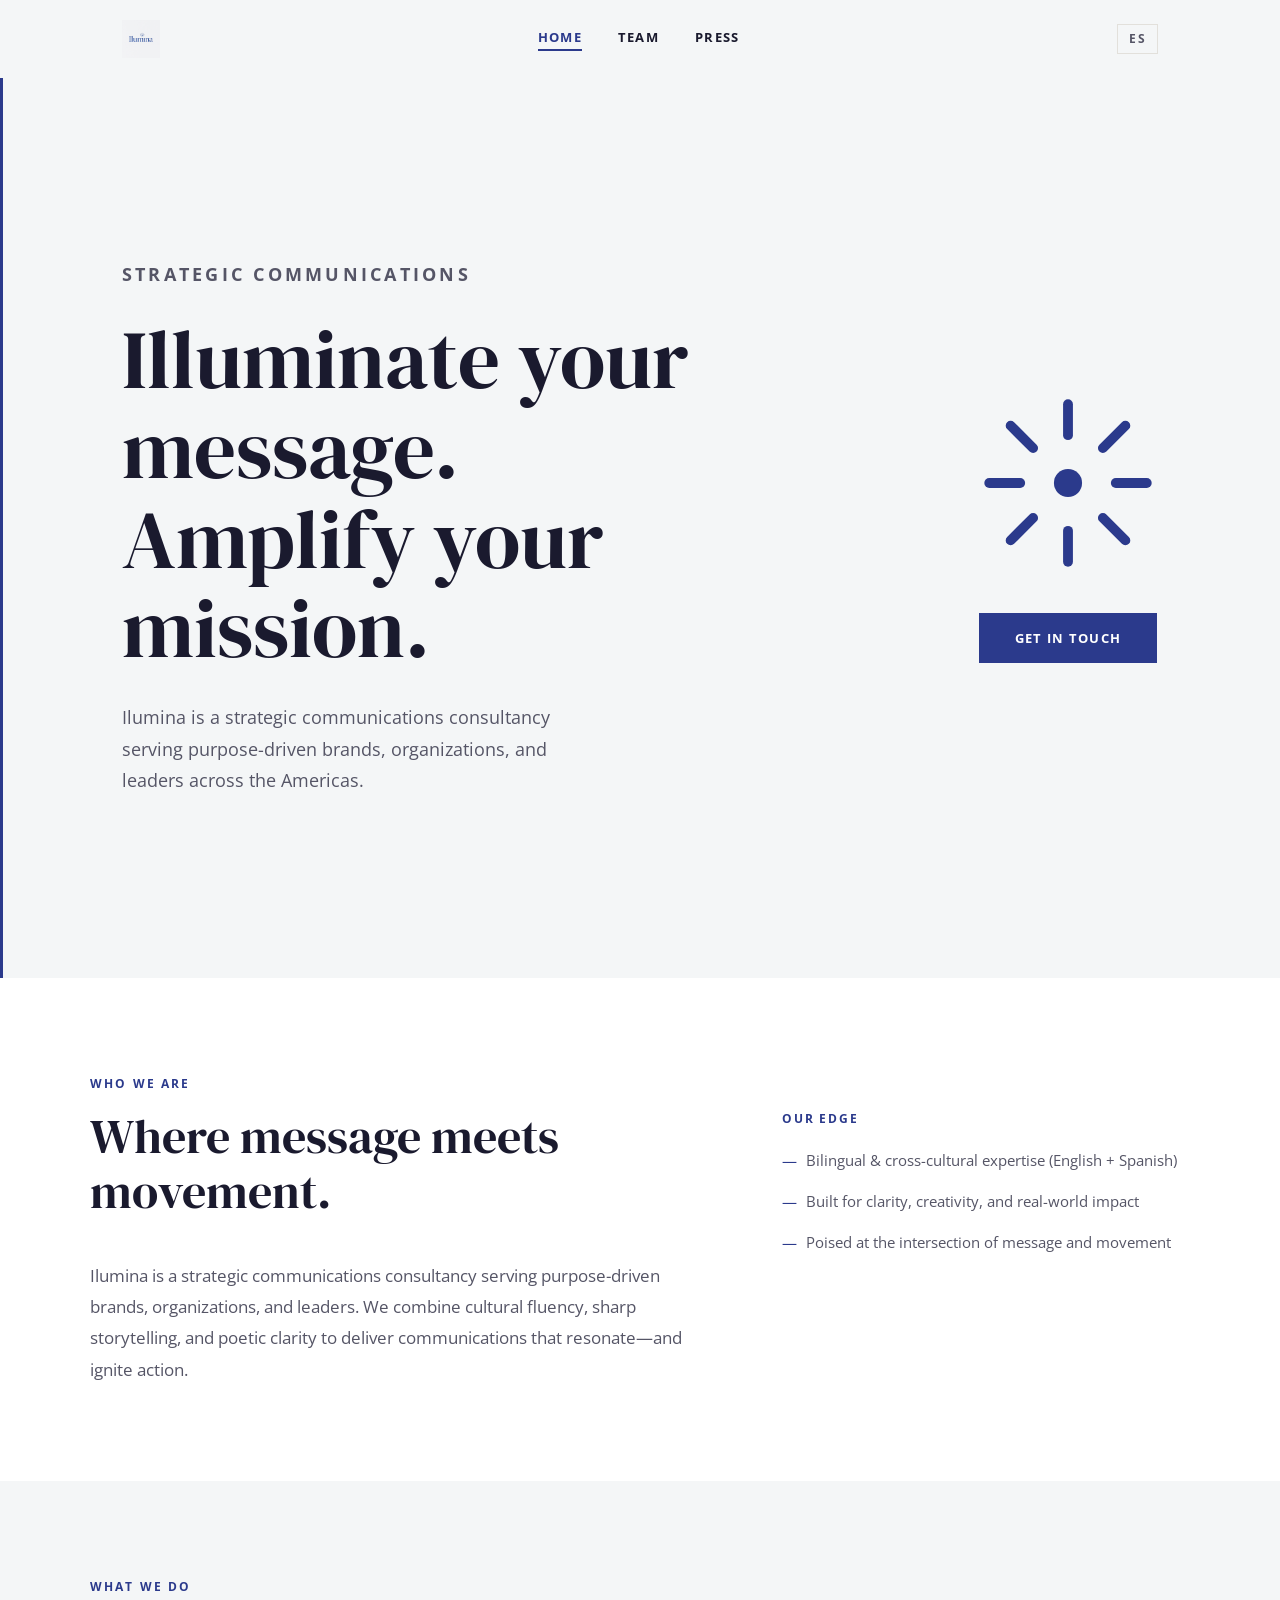
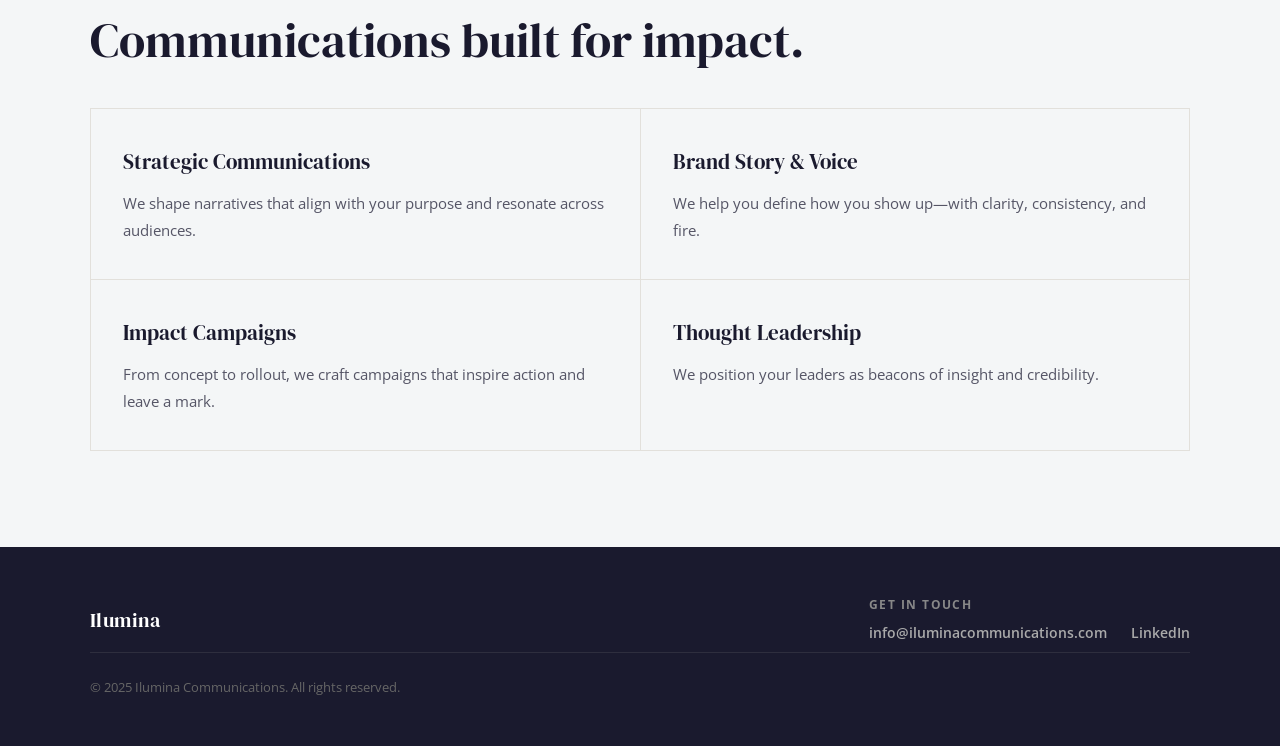
<file: index.html>
<!DOCTYPE html>
<html lang="en">
<head>
  <meta charset="UTF-8">
  <meta name="viewport" content="width=device-width, initial-scale=1.0">
  <meta name="description" content="Ilumina Communications — Strategic communications for purpose-driven brands, organizations, and leaders.">
  <title>Ilumina Communications</title>
  <link rel="icon" type="image/png" href="assets/logo.png">
  <link rel="stylesheet" href="css/style.css">
</head>
<body>

  <!-- ── Nav ── -->
  <nav class="nav" id="nav">
    <div class="nav-inner">
      <a href="index.html" class="nav-logo" aria-label="Ilumina Communications — Home">
        <img src="assets/logo.png" alt="Ilumina Communications">
      </a>
      <div class="nav-links">
        <a href="index.html" data-i18n="nav.home">Home</a>
        <a href="team.html" data-i18n="nav.team">Team</a>
        <a href="press.html" data-i18n="nav.press">Press</a>
      </div>
      <div class="nav-right">
        <button class="lang-toggle" id="langToggle" aria-label="Switch language">ES</button>
      </div>
    </div>
  </nav>

  <!-- ── Hero ── -->
  <section class="hero">
    <div class="hero-inner">
      <div class="hero-grid">

        <!-- Left: text -->
        <div class="hero-left">
          <p class="hero-eyebrow" data-i18n="hero.eyebrow">Strategic Communications</p>
          <h1 data-i18n-html="hero.title">Illuminate your message.<br>Amplify your mission.</h1>
          <p data-i18n="hero.sub">Ilumina is a strategic communications consultancy serving purpose-driven brands, organizations, and leaders across the Americas.</p>
        </div>

        <!-- Right: sun + CTA -->
        <div class="hero-right">
          <svg class="hero-sun" viewBox="0 0 32 32" fill="none" xmlns="http://www.w3.org/2000/svg" aria-hidden="true">
            <circle cx="16" cy="16" r="2.5" fill="#2B3A8C"/>
            <g stroke="#2B3A8C" stroke-width="1.75" stroke-linecap="round">
              <line x1="16" y1="2"    x2="16" y2="7.5"/>
              <line x1="16" y1="24.5" x2="16" y2="30"/>
              <line x1="2"  y1="16"   x2="7.5" y2="16"/>
              <line x1="24.5" y1="16" x2="30"  y2="16"/>
              <line x1="5.8"  y1="5.8"  x2="9.8"  y2="9.8"/>
              <line x1="22.2" y1="22.2" x2="26.2" y2="26.2"/>
              <line x1="26.2" y1="5.8"  x2="22.2" y2="9.8"/>
              <line x1="9.8"  y1="22.2" x2="5.8"  y2="26.2"/>
            </g>
          </svg>
          <a class="hero-cta" href="mailto:iluminacommunications@gmail.com" data-i18n="hero.cta">Get in touch</a>
        </div>

      </div>
    </div>
  </section>

  <!-- ── Who We Are ── -->
  <section class="section">
    <div class="section-inner">
      <p class="section-label" data-i18n="about.label">Who We Are</p>
      <div class="about-grid">
        <div>
          <h2 class="section-heading" data-i18n="about.heading">Where message meets movement.</h2>
          <p class="about-body" data-i18n="about.body">Ilumina is a strategic communications consultancy serving purpose-driven brands, organizations, and leaders. We combine cultural fluency, sharp storytelling, and poetic clarity to deliver communications that resonate—and ignite action.</p>
        </div>
        <div>
          <p class="edge-heading" data-i18n="about.edgeLabel">Our Edge</p>
          <ul class="edge-list" id="edgeList">
            <!-- rendered by JS -->
          </ul>
        </div>
      </div>
    </div>
  </section>

  <!-- ── Services ── -->
  <section class="section section--surface">
    <div class="section-inner">
      <p class="section-label" data-i18n="services.label">What We Do</p>
      <h2 class="section-heading" data-i18n="services.heading">Communications built for impact.</h2>
      <div class="services-grid" id="servicesGrid">
        <!-- rendered by JS -->
      </div>
    </div>
  </section>

  <!-- ── Footer ── -->
  <footer class="footer">
    <div class="footer-inner">
      <a href="index.html" class="footer-wordmark">Ilumina</a>
      <div>
        <p class="footer-contact-label" data-i18n="footer.contactLabel">Get in touch</p>
        <div class="footer-links">
          <a href="mailto:info@iluminacommunications.com">info@iluminacommunications.com</a>
          <a href="https://www.linkedin.com/company/ilumina-communications" target="_blank" rel="noopener">LinkedIn</a>
        </div>
      </div>
    </div>
    <div class="footer-inner">
      <p class="footer-copy" data-i18n="footer.rights">© 2025 Ilumina Communications. All rights reserved.</p>
    </div>
  </footer>

  <script src="js/main.js"></script>
</body>
</html>
</file>
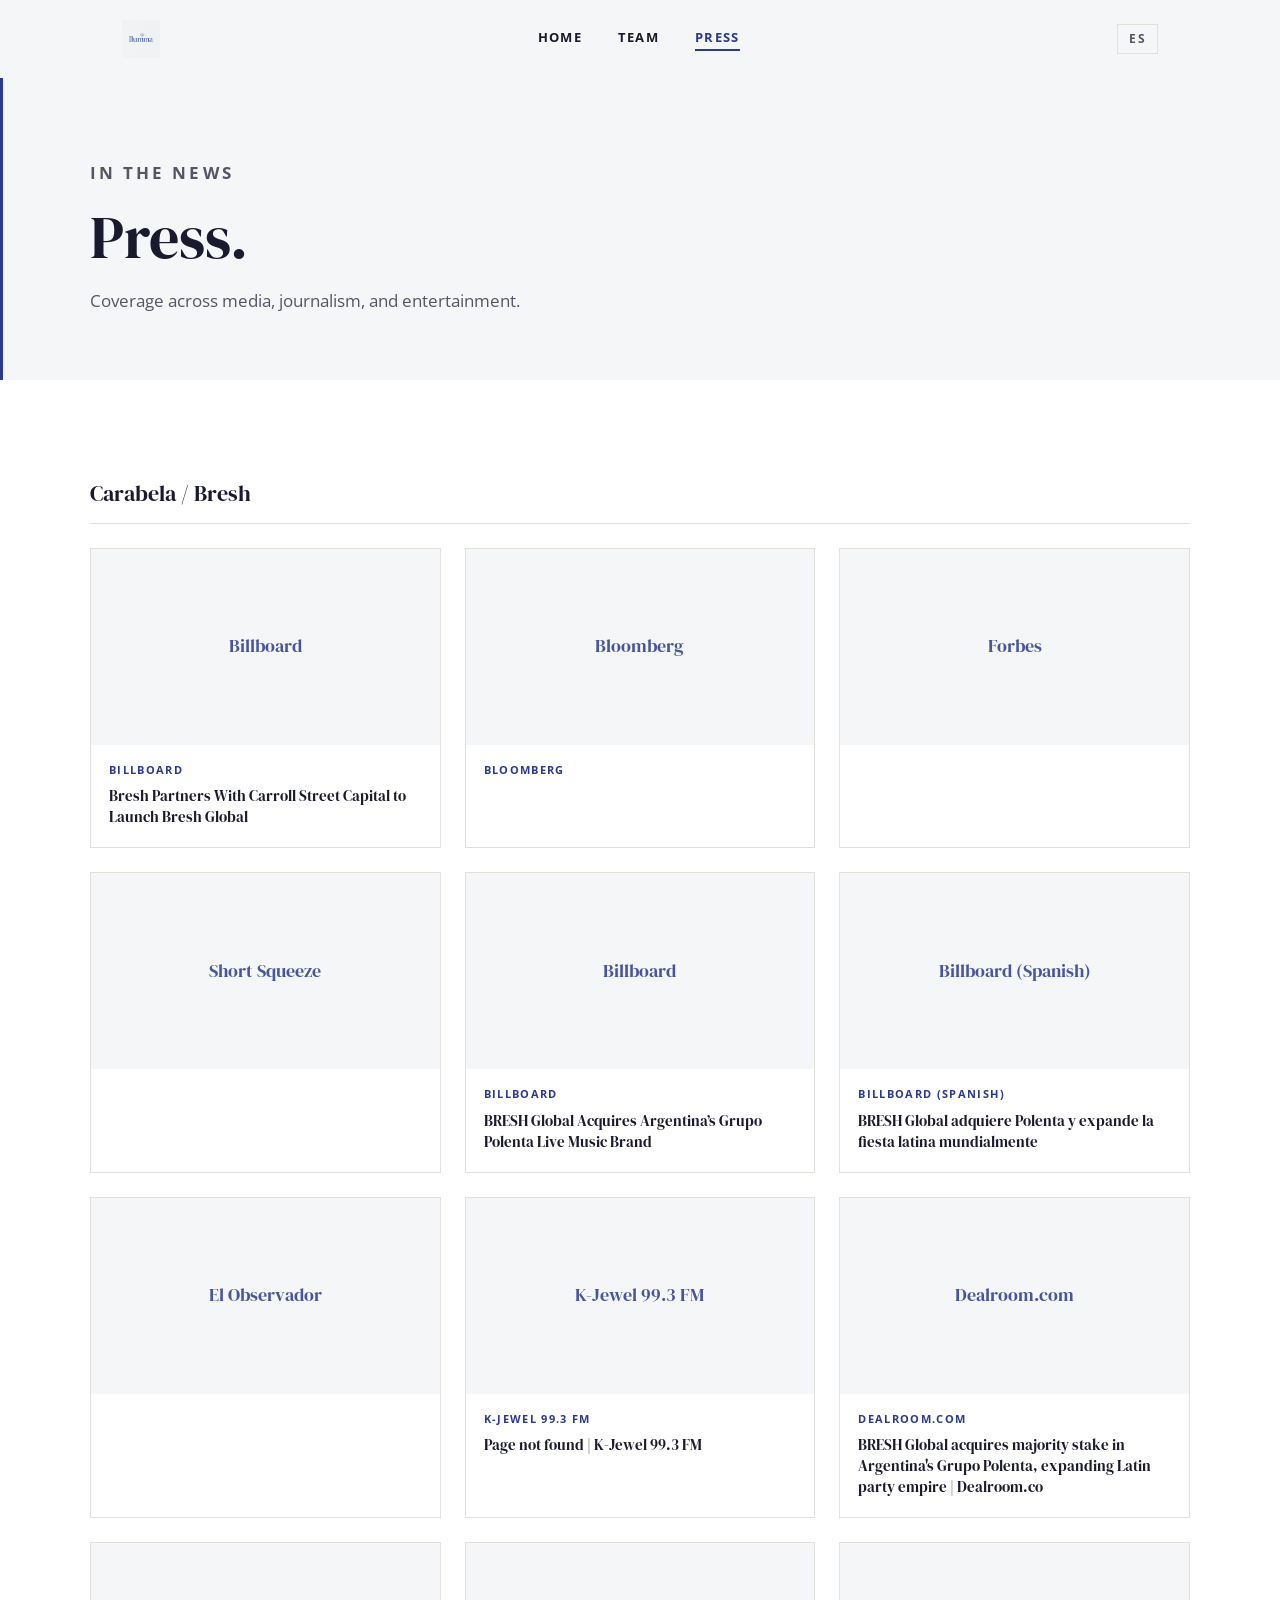
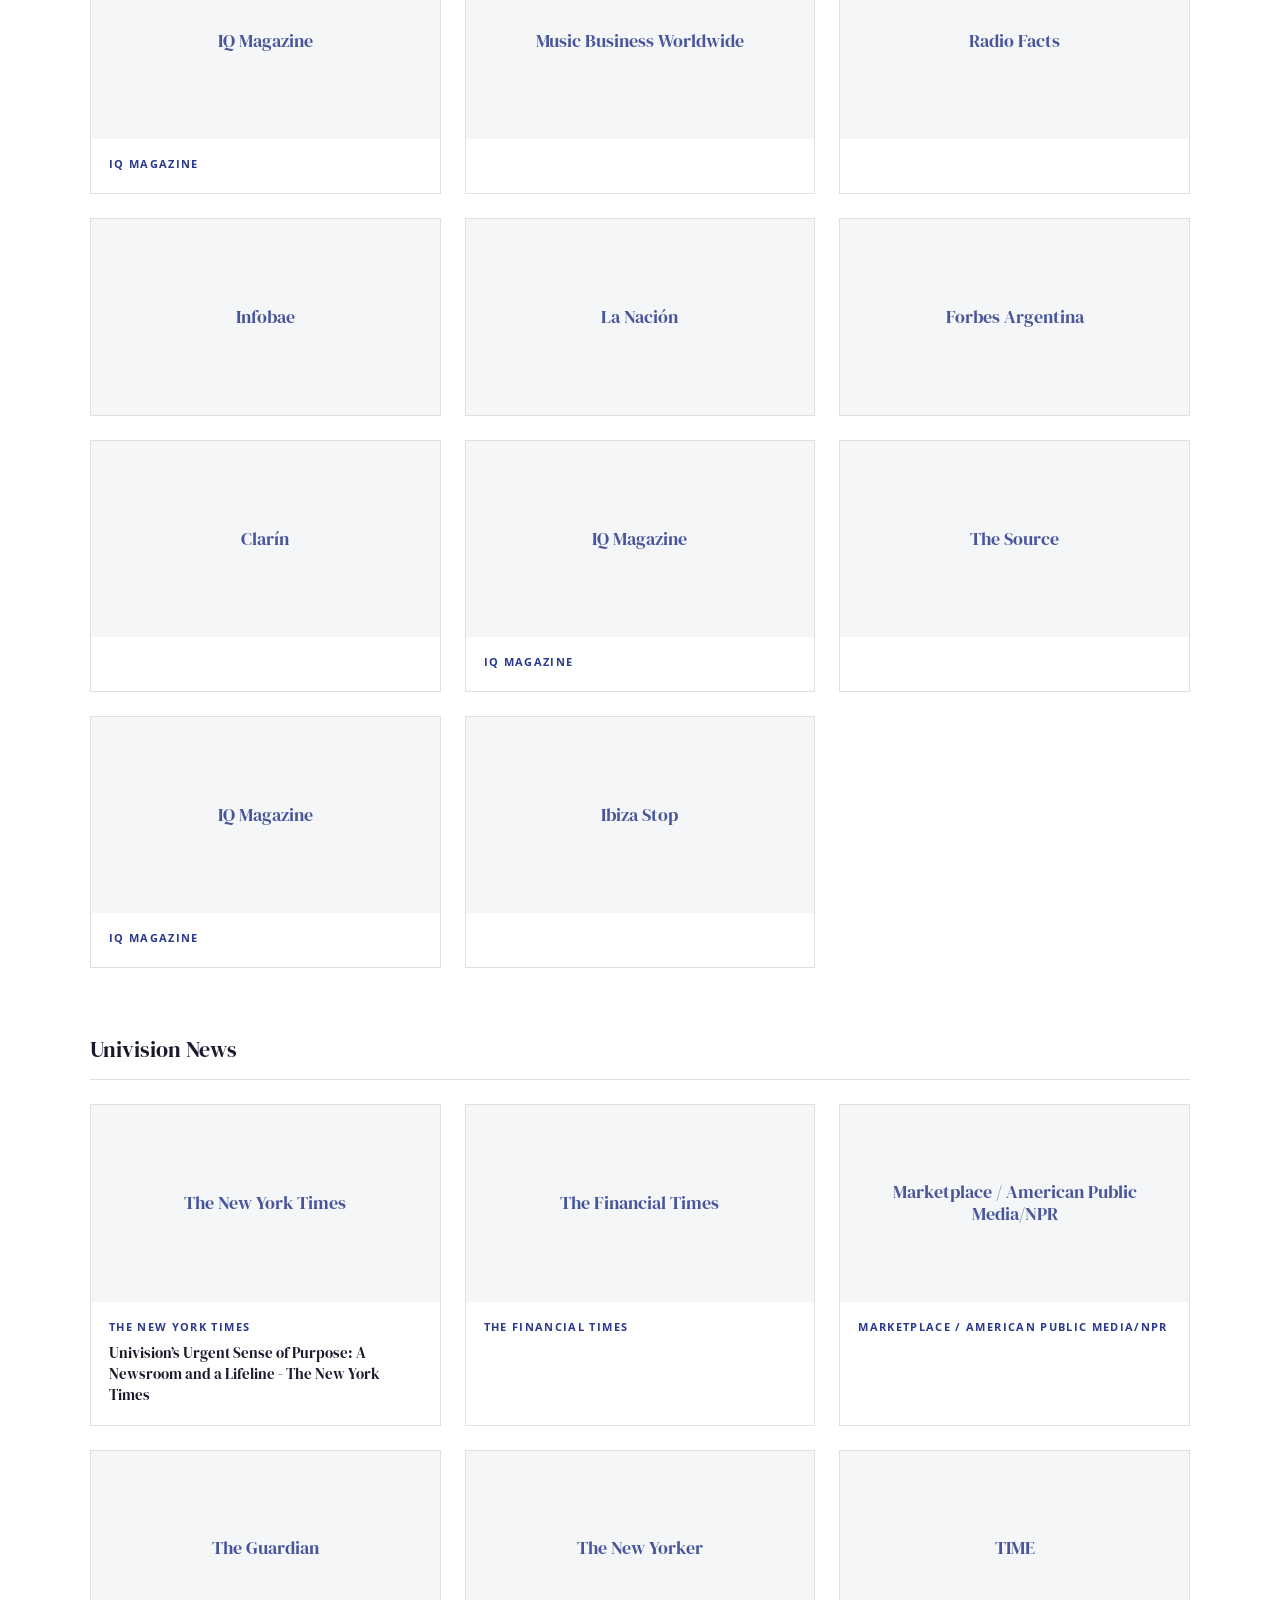
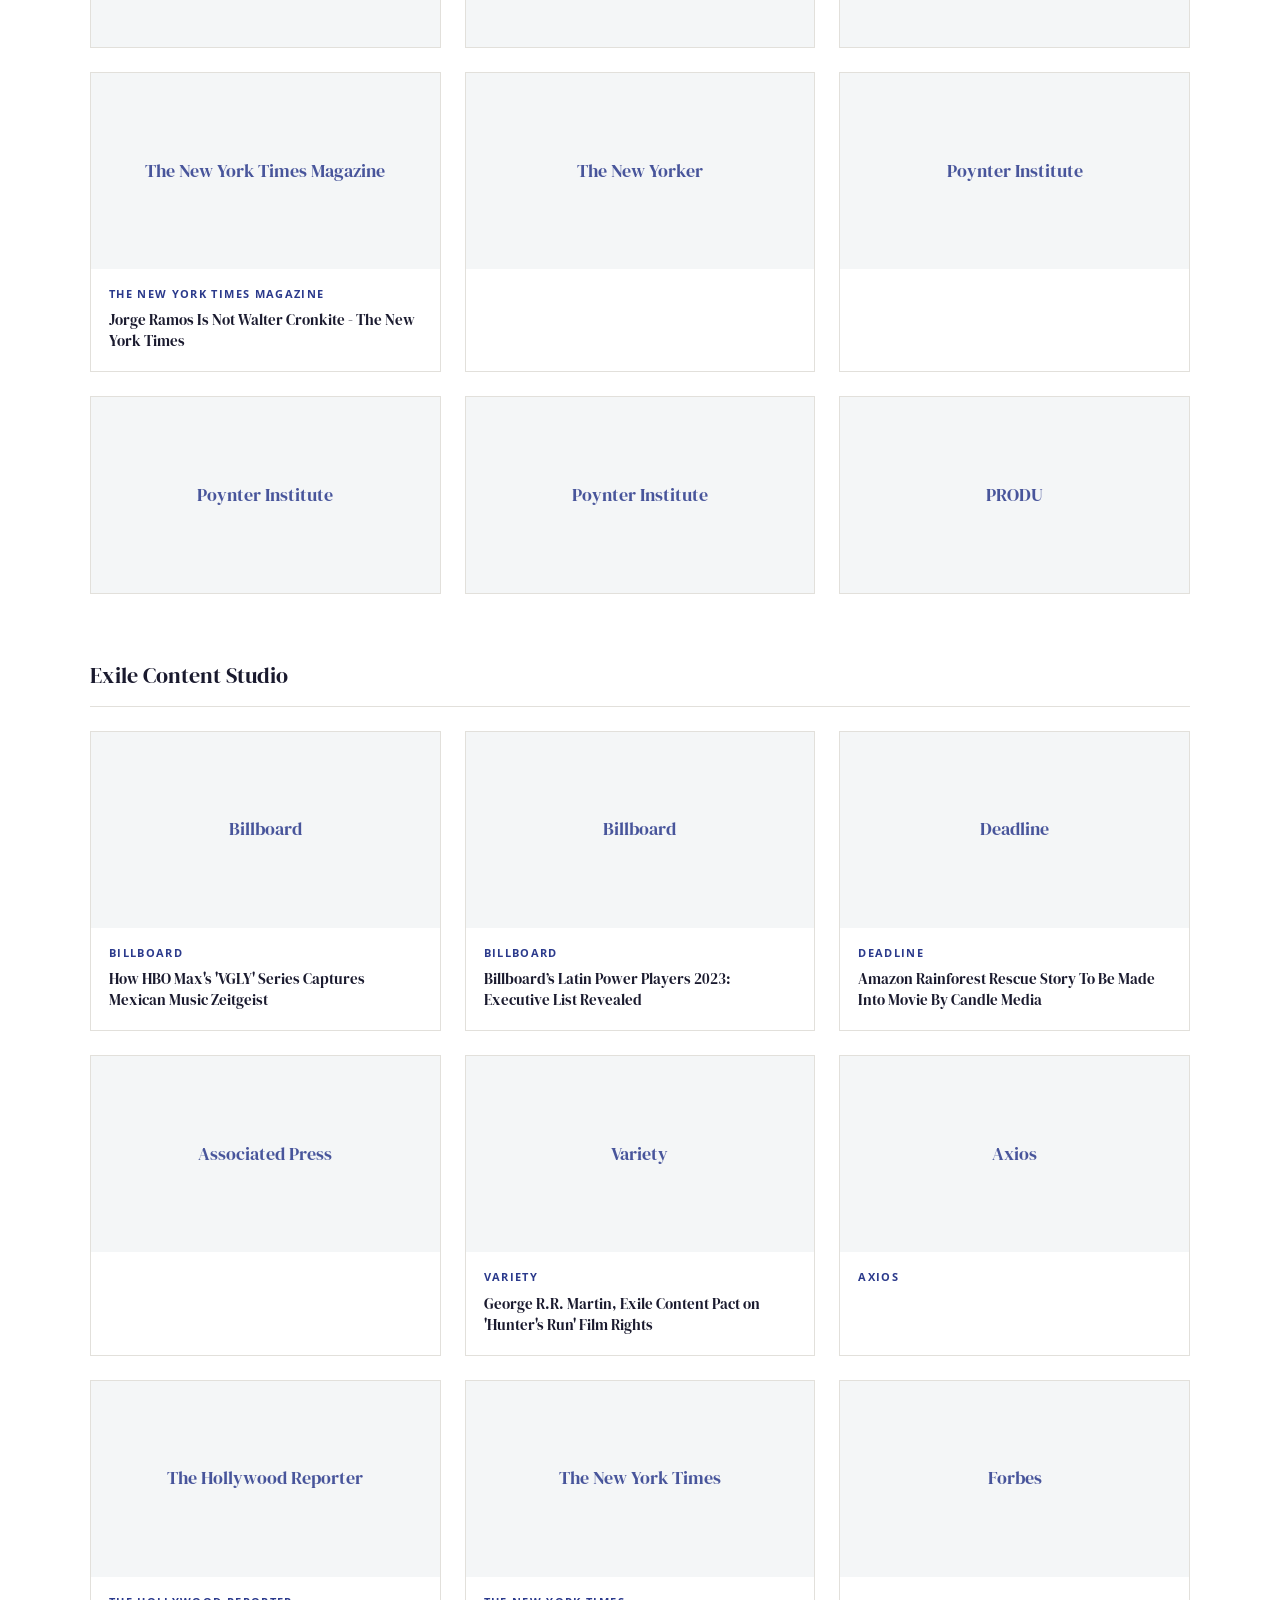
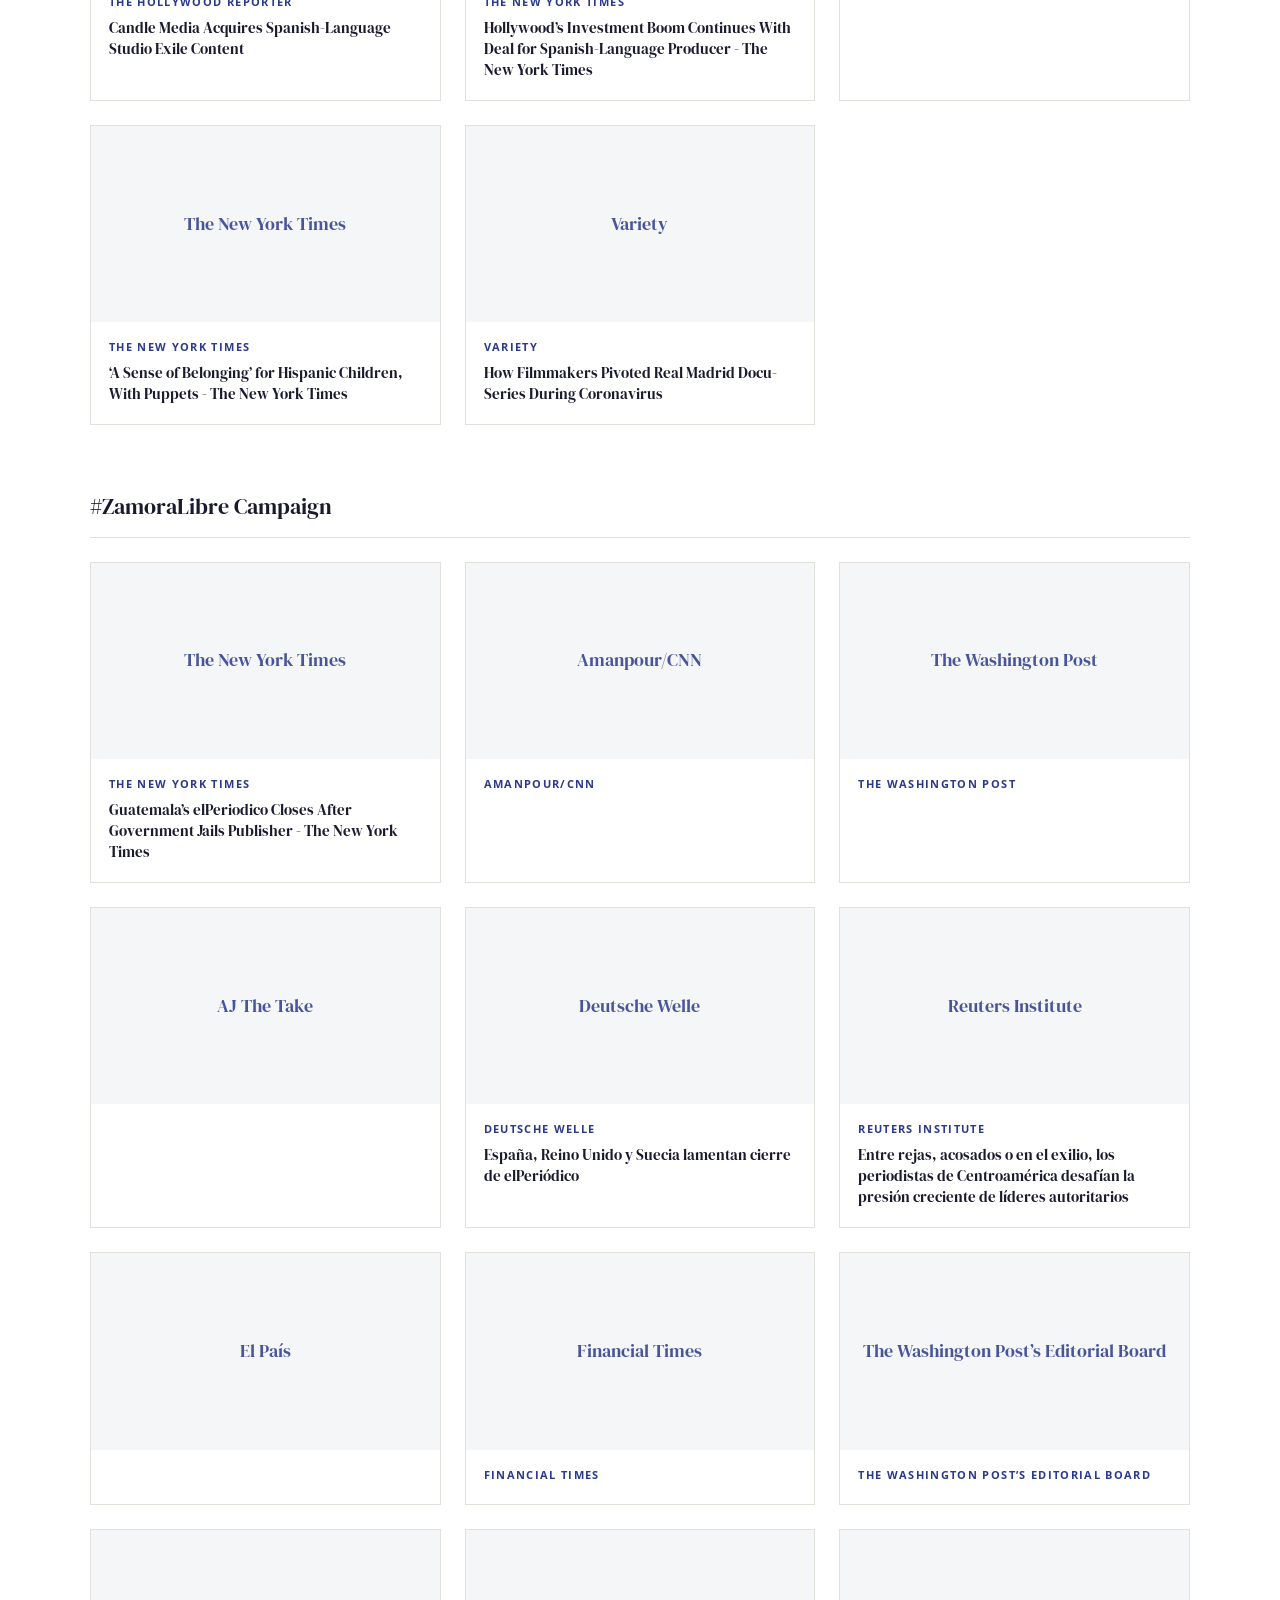
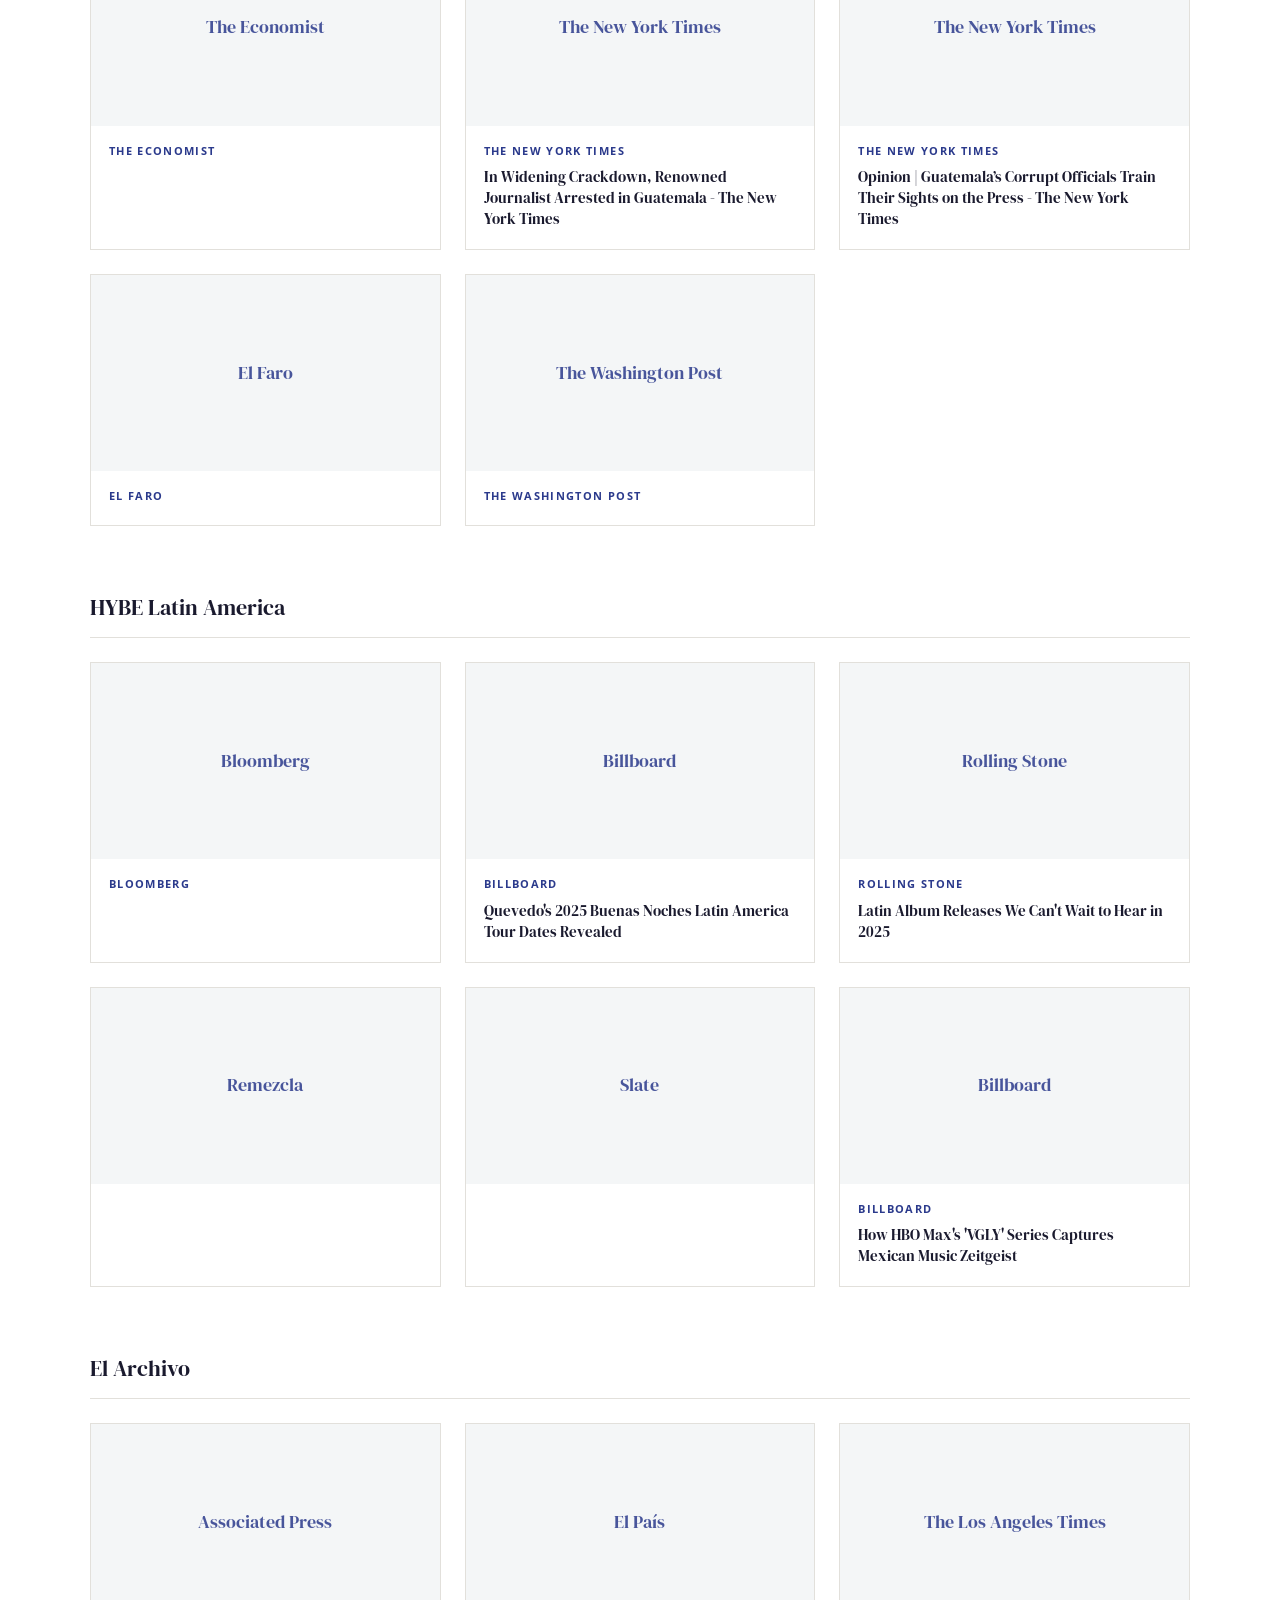
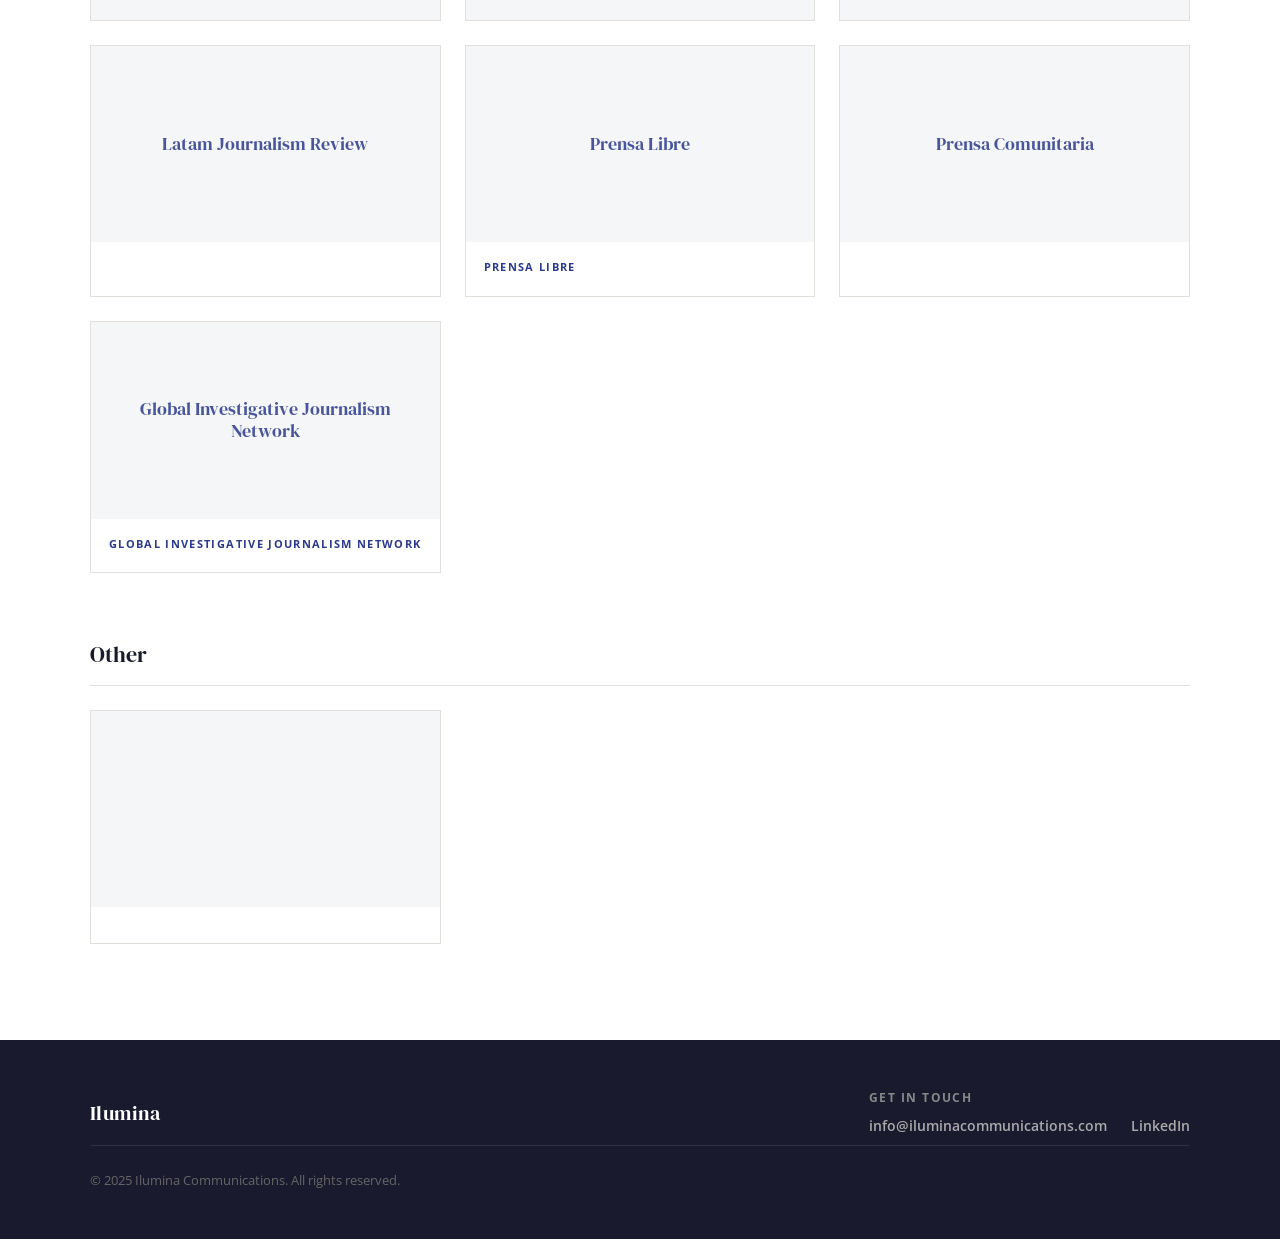
<file: press.html>
<!DOCTYPE html>
<html lang="en">
<head>
  <meta charset="UTF-8">
  <meta name="viewport" content="width=device-width, initial-scale=1.0">
  <meta name="description" content="Ilumina Communications press coverage across media, journalism, and entertainment.">
  <title>Press — Ilumina Communications</title>
  <link rel="icon" type="image/png" href="assets/logo.png">
  <link rel="stylesheet" href="css/style.css">
</head>
<body>

  <!-- ── Nav ── -->
  <nav class="nav" id="nav">
    <div class="nav-inner">
      <a href="index.html" class="nav-logo" aria-label="Ilumina Communications — Home">
        <img src="assets/logo.png" alt="Ilumina Communications">
      </a>
      <div class="nav-links">
        <a href="index.html" data-i18n="nav.home">Home</a>
        <a href="team.html" data-i18n="nav.team">Team</a>
        <a href="press.html" data-i18n="nav.press">Press</a>
      </div>
      <div class="nav-right">
        <button class="lang-toggle" id="langToggle" aria-label="Switch language">ES</button>
      </div>
    </div>
  </nav>

  <!-- ── Page Hero ── -->
  <header class="page-hero">
    <div class="page-hero-inner">
      <p class="page-hero-eyebrow" data-i18n="press.eyebrow">In the News</p>
      <h1 data-i18n="press.heading">Press.</h1>
      <p data-i18n="press.sub">Coverage across media, journalism, and entertainment.</p>
    </div>
  </header>

  <!-- ── Press Content ── -->
  <section class="section">
    <div class="section-inner">
      <div id="pressContent">
        <!-- rendered by JS from data/press.json -->
      </div>
    </div>
  </section>

  <!-- ── Footer ── -->
  <footer class="footer">
    <div class="footer-inner">
      <a href="index.html" class="footer-wordmark">Ilumina</a>
      <div>
        <p class="footer-contact-label" data-i18n="footer.contactLabel">Get in touch</p>
        <div class="footer-links">
          <a href="mailto:info@iluminacommunications.com">info@iluminacommunications.com</a>
          <a href="https://www.linkedin.com/company/ilumina-communications" target="_blank" rel="noopener">LinkedIn</a>
        </div>
      </div>
    </div>
    <div class="footer-inner">
      <p class="footer-copy" data-i18n="footer.rights">© 2025 Ilumina Communications. All rights reserved.</p>
    </div>
  </footer>

  <script src="js/main.js"></script>
</body>
</html>
</file>
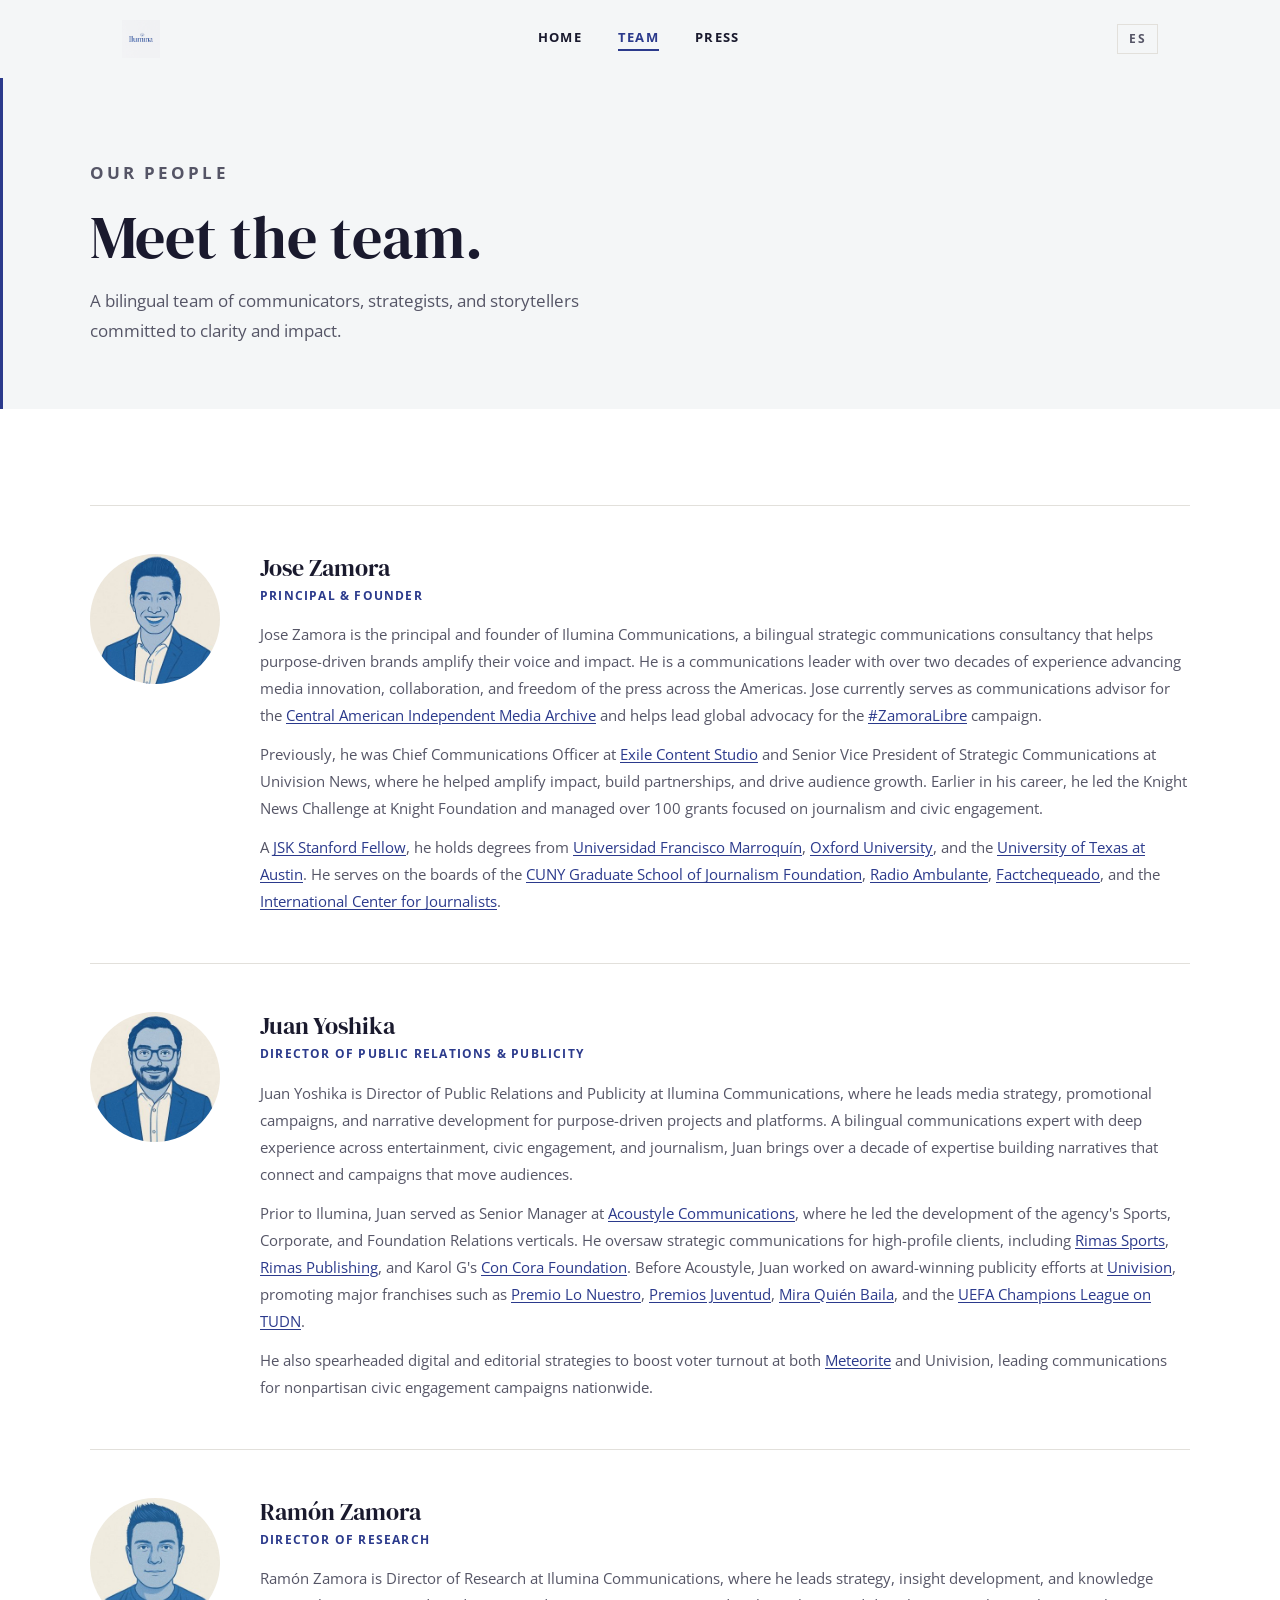
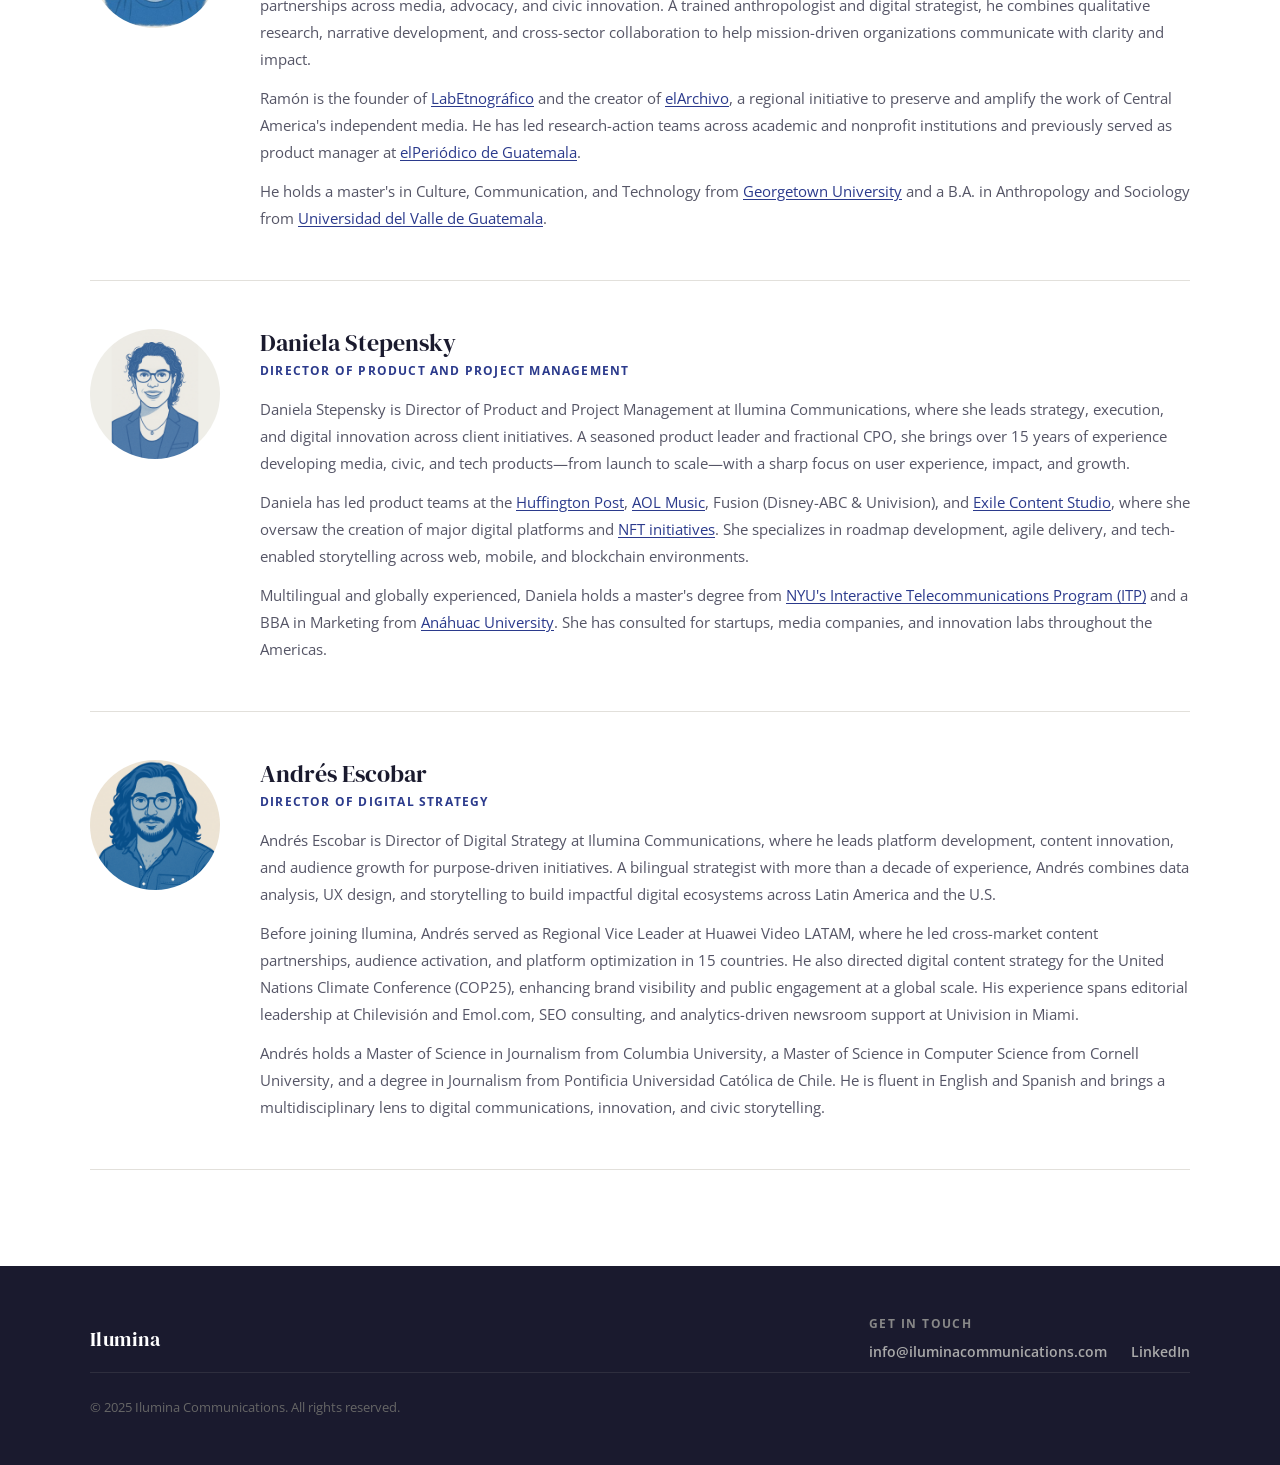
<file: team.html>
<!DOCTYPE html>
<html lang="en">
<head>
  <meta charset="UTF-8">
  <meta name="viewport" content="width=device-width, initial-scale=1.0">
  <meta name="description" content="Meet the Ilumina Communications team — a bilingual group of communicators, strategists, and storytellers.">
  <title>Team — Ilumina Communications</title>
  <link rel="icon" type="image/png" href="assets/logo.png">
  <link rel="stylesheet" href="css/style.css">
</head>
<body>

  <!-- ── Nav ── -->
  <nav class="nav" id="nav">
    <div class="nav-inner">
      <a href="index.html" class="nav-logo" aria-label="Ilumina Communications — Home">
        <img src="assets/logo.png" alt="Ilumina Communications">
      </a>
      <div class="nav-links">
        <a href="index.html" data-i18n="nav.home">Home</a>
        <a href="team.html" data-i18n="nav.team">Team</a>
        <a href="press.html" data-i18n="nav.press">Press</a>
      </div>
      <div class="nav-right">
        <button class="lang-toggle" id="langToggle" aria-label="Switch language">ES</button>
      </div>
    </div>
  </nav>

  <!-- ── Page Hero ── -->
  <header class="page-hero">
    <div class="page-hero-inner">
      <p class="page-hero-eyebrow" data-i18n="team.eyebrow">Our People</p>
      <h1 data-i18n="team.heading">Meet the team.</h1>
      <p data-i18n="team.sub">A bilingual team of communicators, strategists, and storytellers committed to clarity and impact.</p>
    </div>
  </header>

  <!-- ── Team Grid ── -->
  <section class="section">
    <div class="section-inner">
      <div class="team-list" id="teamGrid">
        <!-- rendered by JS -->
      </div>
    </div>
  </section>

  <!-- ── Footer ── -->
  <footer class="footer">
    <div class="footer-inner">
      <a href="index.html" class="footer-wordmark">Ilumina</a>
      <div>
        <p class="footer-contact-label" data-i18n="footer.contactLabel">Get in touch</p>
        <div class="footer-links">
          <a href="mailto:info@iluminacommunications.com">info@iluminacommunications.com</a>
          <a href="https://www.linkedin.com/company/ilumina-communications" target="_blank" rel="noopener">LinkedIn</a>
        </div>
      </div>
    </div>
    <div class="footer-inner">
      <p class="footer-copy" data-i18n="footer.rights">© 2025 Ilumina Communications. All rights reserved.</p>
    </div>
  </footer>

  <script src="js/main.js"></script>
</body>
</html>
</file>
<file: css/style.css>
@import url('https://fonts.googleapis.com/css2?family=DM+Serif+Display&family=Open+Sans:wght@400;600;700&display=swap');

/* ── Variables ── */
:root {
  --blue: #2B3A8C;
  --blue-light: rgba(43, 58, 140, 0.06);
  --bg: #ffffff;
  --surface: #f4f6f7;   /* matches logo background exactly */
  --text: #1A1A2E;
  --muted: #555566;
  --border: #E2E0DB;
  --max: 1100px;
  --serif: 'DM Serif Display', Georgia, serif;
  --sans: 'Open Sans', system-ui, sans-serif;
}

/* ── Reset ── */
*, *::before, *::after { box-sizing: border-box; margin: 0; padding: 0; }
html { scroll-behavior: smooth; font-size: 16px; }
body { font-family: var(--sans); color: var(--text); background: var(--bg); line-height: 1.6; -webkit-font-smoothing: antialiased; }
img { display: block; max-width: 100%; }
a { color: inherit; }
button { font-family: var(--sans); }

/* ── Nav ── */
.nav {
  position: sticky;
  top: 0;
  z-index: 100;
  background: var(--surface); /* always matches logo background */
  transition: box-shadow 0.25s;
}
.nav.scrolled {
  box-shadow: 0 1px 0 var(--border);
}
.nav-inner {
  max-width: var(--max);
  margin: 0 auto;
  padding: 1.25rem 2rem;
  display: flex;
  align-items: center;
  justify-content: space-between;
  gap: 1.5rem;
}
.nav-logo img { height: 38px; }
.nav-links {
  display: flex;
  gap: 2.25rem;
  align-items: center;
}
.nav-links a {
  text-decoration: none;
  font-size: 0.8125rem;
  font-weight: 700;
  letter-spacing: 0.1em;
  text-transform: uppercase;
  color: var(--text);
  transition: color 0.2s;
  padding-bottom: 2px;
  border-bottom: 2px solid transparent;
}
.nav-links a:hover { color: var(--blue); }
.nav-links a.active { color: var(--blue); border-bottom-color: var(--blue); }
.nav-right { display: flex; align-items: center; gap: 1.25rem; }
.lang-toggle {
  background: none;
  border: 1.5px solid var(--border);
  padding: 0.3rem 0.7rem;
  cursor: pointer;
  font-size: 0.75rem;
  font-weight: 700;
  letter-spacing: 0.1em;
  color: var(--muted);
  transition: all 0.2s;
  line-height: 1.5;
}
.lang-toggle:hover { border-color: var(--blue); color: var(--blue); }

/* ── Sun animation ── */
@keyframes spin-sun {
  from { transform: rotate(0deg); }
  to   { transform: rotate(360deg); }
}
.hero-sun {
  width: 180px;
  height: 180px;
  animation: spin-sun 14s linear infinite;
}
@media (max-width: 768px) {
  .hero-sun { width: 110px; height: 110px; }
}

/* ── Hero CTA ── */
.hero-cta {
  display: inline-block;
  margin-top: 2.5rem;
  padding: 0.9rem 2.25rem;
  background: var(--blue);
  color: #fff;
  text-decoration: none;
  font-size: 0.8125rem;
  font-weight: 700;
  letter-spacing: 0.1em;
  text-transform: uppercase;
  transition: opacity 0.2s;
}
.hero-cta:hover { opacity: 0.88; }

/* ── Hero ── */
.hero {
  min-height: 100vh;
  display: flex;
  align-items: center;
  background: var(--surface);
  position: relative;
  overflow: hidden;
}
.hero::before {
  content: '';
  position: absolute;
  top: 0; left: 0;
  width: 3px;
  height: 100%;
  background: var(--blue);
}
.hero-inner {
  max-width: var(--max);
  margin: 0 auto;
  padding: 6rem 2rem;
  width: 100%;
}
.hero-grid {
  display: grid;
  grid-template-columns: 1fr auto;
  gap: 4rem;
  align-items: center;
}
@media (max-width: 768px) {
  .hero-grid {
    grid-template-columns: 1fr;
    gap: 2.5rem;
  }
  .hero-right {
    display: flex;
    flex-direction: row;
    align-items: center;
    gap: 2rem;
  }
}
.hero-right {
  display: flex;
  flex-direction: column;
  align-items: center;
  gap: 0;
}
.hero-eyebrow {
  font-size: 0.75rem;
  font-weight: 700;
  letter-spacing: 0.18em;
  text-transform: uppercase;
  color: var(--blue);
  margin-bottom: 1.5rem;
}
.hero h1 {
  font-family: var(--serif);
  font-size: clamp(2.75rem, 6.5vw, 5.5rem);
  line-height: 1.08;
  font-weight: 400;
  color: var(--text);
  max-width: 14ch;
  margin-bottom: 1.75rem;
}
.hero p {
  font-size: 1.125rem;
  color: var(--muted);
  max-width: 46ch;
  line-height: 1.75;
}

/* ── Generic Section ── */
.section { padding: 6rem 2rem; }
.section-inner { max-width: var(--max); margin: 0 auto; }
.section--surface { background: var(--surface); }
.section-label {
  font-size: 0.75rem;
  font-weight: 700;
  letter-spacing: 0.18em;
  text-transform: uppercase;
  color: var(--blue);
  margin-bottom: 1rem;
}
.section-heading {
  font-family: var(--serif);
  font-size: clamp(2rem, 4vw, 3rem);
  font-weight: 400;
  line-height: 1.15;
  margin-bottom: 2.5rem;
}

/* ── About (2-col) ── */
.about-grid {
  display: grid;
  grid-template-columns: 3fr 2fr;
  gap: 5rem;
  align-items: start;
}
@media (max-width: 768px) {
  .about-grid { grid-template-columns: 1fr; gap: 2.5rem; }
}
.about-body {
  font-size: 1.0625rem;
  line-height: 1.85;
  color: var(--muted);
}
.edge-heading {
  font-size: 0.75rem;
  font-weight: 700;
  letter-spacing: 0.15em;
  text-transform: uppercase;
  color: var(--blue);
  margin-bottom: 1.25rem;
}
.edge-list { list-style: none; display: flex; flex-direction: column; gap: 1rem; }
.edge-list li {
  padding-left: 1.5rem;
  position: relative;
  font-size: 0.9375rem;
  color: var(--muted);
  line-height: 1.65;
}
.edge-list li::before {
  content: '—';
  position: absolute;
  left: 0;
  color: var(--blue);
}

/* ── Services Grid ── */
.services-grid {
  display: grid;
  grid-template-columns: repeat(2, 1fr);
  gap: 1px;
  background: var(--border);
  border: 1px solid var(--border);
}
@media (max-width: 600px) {
  .services-grid { grid-template-columns: 1fr; }
}
.service-card {
  background: var(--bg);
  padding: 2.25rem 2rem;
}
.section--surface .service-card { background: var(--surface); }
.service-card h3 {
  font-family: var(--serif);
  font-size: 1.3125rem;
  font-weight: 400;
  margin-bottom: 0.75rem;
  color: var(--text);
}
.service-card p {
  font-size: 0.9375rem;
  color: var(--muted);
  line-height: 1.75;
}

/* ── Team List (vertical rows) ── */
.team-list { display: flex; flex-direction: column; }
.team-row {
  display: flex;
  align-items: flex-start;
  gap: 2.5rem;
  padding: 3rem 0;
  border-top: 1px solid var(--border);
}
.team-row:last-child { border-bottom: 1px solid var(--border); }
@media (max-width: 640px) {
  .team-row { flex-direction: column; gap: 1.5rem; padding: 2.25rem 0; }
}
.team-avatar {
  width: 130px;
  height: 130px;
  border-radius: 50%;
  object-fit: cover;
  object-position: top center;
  flex-shrink: 0;
}
@media (max-width: 640px) {
  .team-avatar { width: 100px; height: 100px; }
}
.team-content { flex: 1; min-width: 0; }
.team-name {
  font-family: var(--serif);
  font-size: 1.5rem;
  font-weight: 400;
  margin-bottom: 0.2rem;
  line-height: 1.2;
}
.team-role {
  font-size: 0.75rem;
  font-weight: 700;
  letter-spacing: 0.1em;
  text-transform: uppercase;
  color: var(--blue);
  margin-bottom: 1rem;
}
.team-bio {
  font-size: 0.9375rem;
  line-height: 1.8;
  color: var(--muted);
}
.team-bio p { margin-bottom: 0.75rem; }
.team-bio p:last-child { margin-bottom: 0; }
.team-bio a { color: var(--blue); text-decoration: underline; text-underline-offset: 2px; }

/* ── Press ── */
.press-loading {
  color: var(--muted);
  font-size: 0.9375rem;
  padding: 2rem 0;
}
.press-clients { display: flex; flex-direction: column; gap: 4rem; }
.press-client-name {
  font-family: var(--serif);
  font-size: 1.375rem;
  font-weight: 400;
  padding-bottom: 0.75rem;
  border-bottom: 1px solid var(--border);
  margin-bottom: 1.5rem;
}
.press-grid {
  display: grid;
  grid-template-columns: repeat(3, 1fr);
  gap: 1.5rem;
}
@media (max-width: 900px) { .press-grid { grid-template-columns: repeat(2, 1fr); } }
@media (max-width: 540px) { .press-grid { grid-template-columns: 1fr; } }

.press-card {
  display: flex;
  flex-direction: column;
  border: 1px solid var(--border);
  text-decoration: none;
  color: var(--text);
  transition: box-shadow 0.18s, border-color 0.18s;
  overflow: hidden;
}
.press-card:hover {
  border-color: var(--blue);
  box-shadow: 0 4px 16px rgba(43, 58, 140, 0.09);
}
.press-card-img {
  width: 100%;
  aspect-ratio: 16 / 9;
  object-fit: cover;
  display: block;
  background: var(--surface);
}
.press-card-placeholder {
  width: 100%;
  aspect-ratio: 16 / 9;
  background: var(--surface);
  display: flex;
  align-items: center;
  justify-content: center;
  padding: 1.25rem;
}
.press-card-placeholder span {
  font-family: var(--serif);
  font-size: clamp(0.875rem, 2vw, 1.1rem);
  color: var(--blue);
  text-align: center;
  line-height: 1.3;
  opacity: 0.85;
}
.press-card-body { padding: 1rem 1.125rem 1.25rem; flex: 1; display: flex; flex-direction: column; gap: 0.4rem; }
.press-card-outlet {
  font-size: 0.7rem;
  font-weight: 700;
  letter-spacing: 0.12em;
  text-transform: uppercase;
  color: var(--blue);
}
.press-card-title {
  font-family: var(--serif);
  font-size: 0.9375rem;
  font-weight: 400;
  line-height: 1.4;
  color: var(--text);
}

/* ── Page hero (inner pages) ── */
.page-hero {
  background: var(--surface);
  padding: 5rem 2rem 4rem;
  position: relative;
}
.page-hero::before {
  content: '';
  position: absolute;
  top: 0; left: 0;
  width: 3px;
  height: 100%;
  background: var(--blue);
}
.page-hero-inner {
  max-width: var(--max);
  margin: 0 auto;
}
.page-hero-eyebrow {
  font-size: 0.75rem;
  font-weight: 700;
  letter-spacing: 0.18em;
  text-transform: uppercase;
  color: var(--blue);
  margin-bottom: 1rem;
}
.page-hero h1 {
  font-family: var(--serif);
  font-size: clamp(2.25rem, 5vw, 3.75rem);
  font-weight: 400;
  line-height: 1.1;
  margin-bottom: 1rem;
}
.page-hero p {
  font-size: 1.0625rem;
  color: var(--muted);
  max-width: 52ch;
  line-height: 1.75;
}

/* ── Footer ── */
.footer {
  background: var(--text);
  color: #ccc;
  padding: 3rem 2rem;
}
.footer-inner {
  max-width: var(--max);
  margin: 0 auto;
  display: flex;
  align-items: center;
  justify-content: space-between;
  gap: 2rem;
  flex-wrap: wrap;
}
.footer-wordmark {
  font-family: var(--serif);
  font-size: 1.25rem;
  font-weight: 400;
  color: #fff;
  letter-spacing: 0.02em;
  text-decoration: none;
}
.footer-contact-label {
  font-size: 0.75rem;
  font-weight: 700;
  letter-spacing: 0.12em;
  text-transform: uppercase;
  color: #888;
  margin-bottom: 0.5rem;
}
.footer-links {
  display: flex;
  gap: 1.5rem;
  align-items: center;
}
.footer-links a {
  color: #aaa;
  text-decoration: none;
  font-size: 0.875rem;
  font-weight: 600;
  transition: color 0.2s;
}
.footer-links a:hover { color: #fff; }
.footer-copy {
  font-size: 0.8rem;
  color: #666;
  width: 100%;
  padding-top: 1.5rem;
  border-top: 1px solid #2e2e3e;
  margin-top: 0.5rem;
}
@media (max-width: 600px) {
  .footer-inner { flex-direction: column; align-items: flex-start; }
}

/* ── Mobile nav ── */
@media (max-width: 540px) {
  .nav-links { gap: 1.25rem; }
  .nav-links a { font-size: 0.75rem; }
}
</file>
